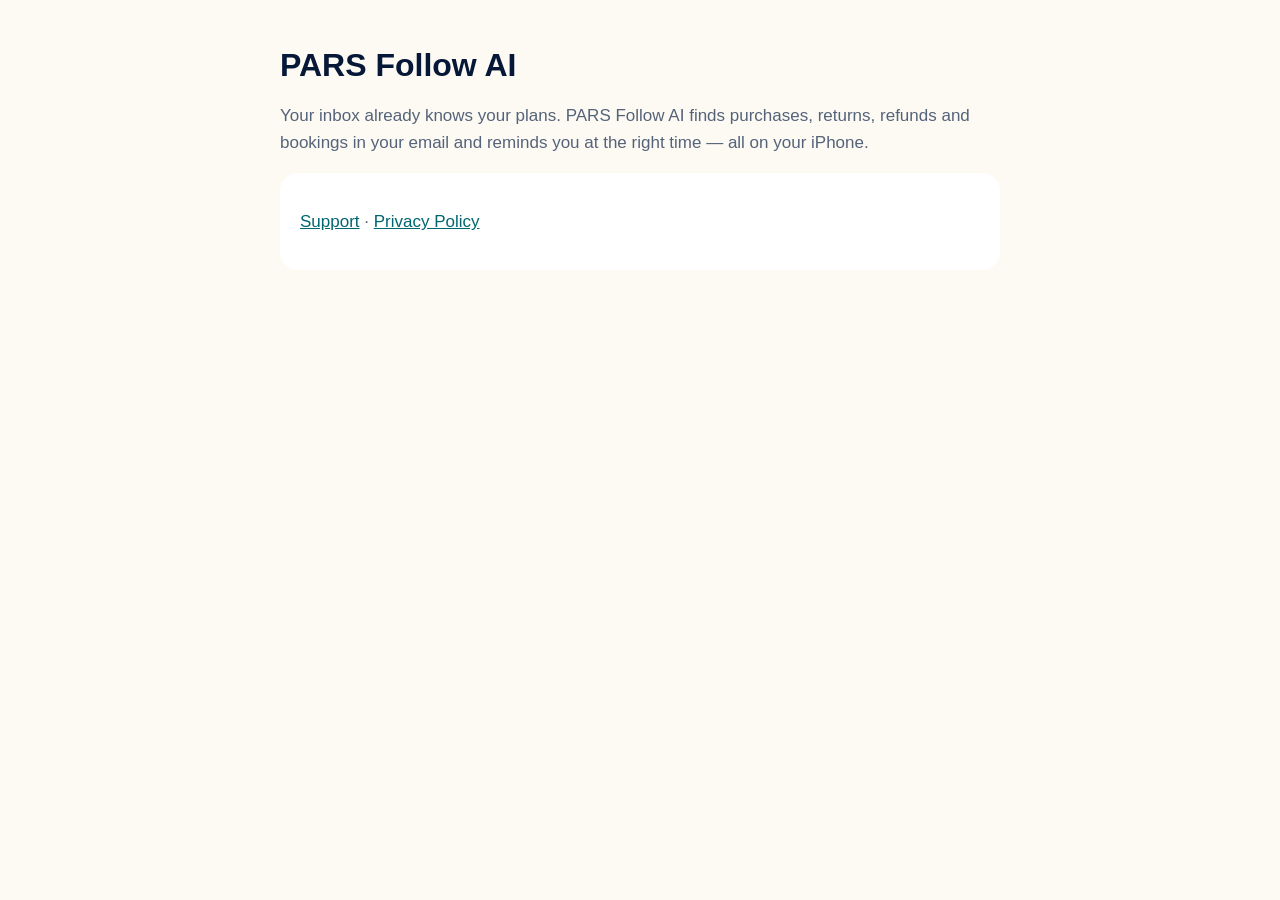
<file: index.html>
<!doctype html>
<html lang="en"><head><meta charset="utf-8"><meta name="viewport" content="width=device-width,initial-scale=1">
<title>PARS Follow AI</title><link rel="stylesheet" href="style.css"></head>
<body><main>
<h1>PARS Follow AI</h1>
<p>Your inbox already knows your plans. PARS Follow AI finds purchases, returns, refunds and bookings in your email and reminds you at the right time — all on your iPhone.</p>
<div class="card"><p><a href="support.html">Support</a> · <a href="privacy.html">Privacy Policy</a></p></div>
</main></body></html>
</file>
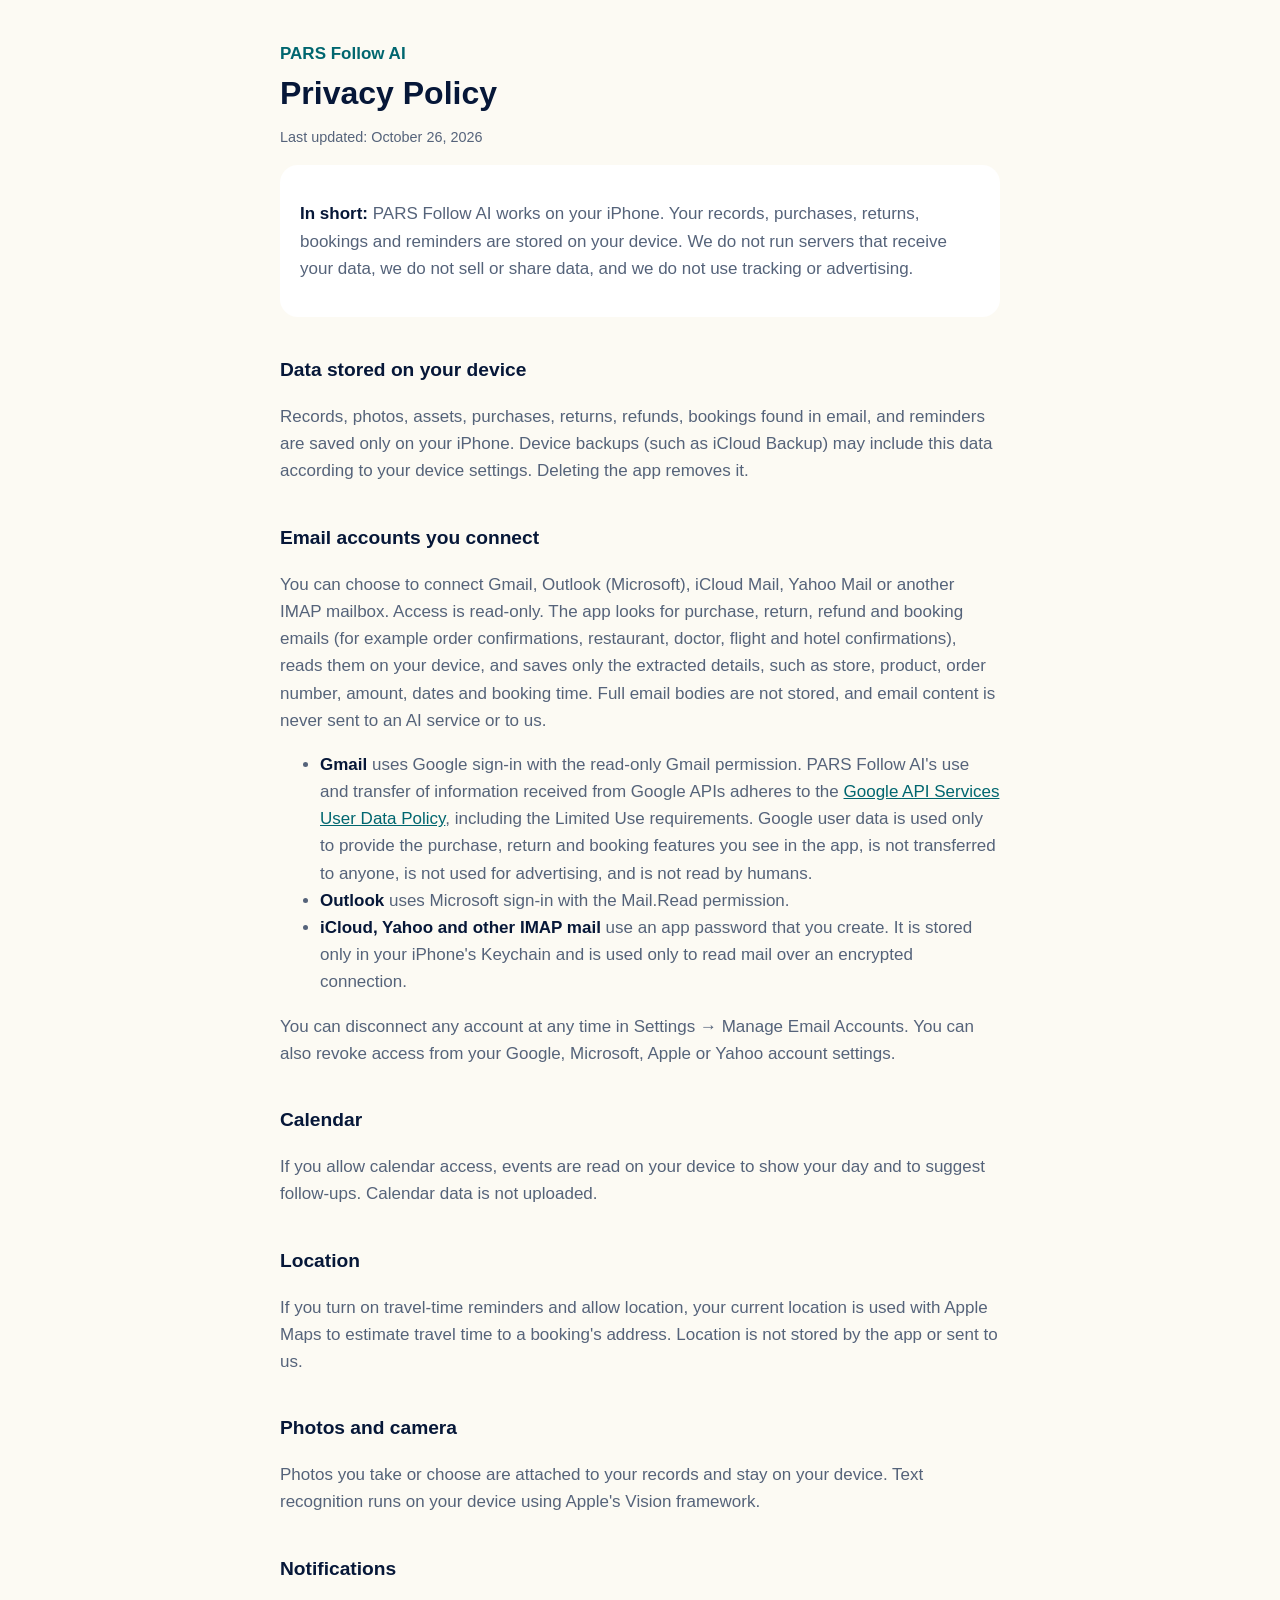
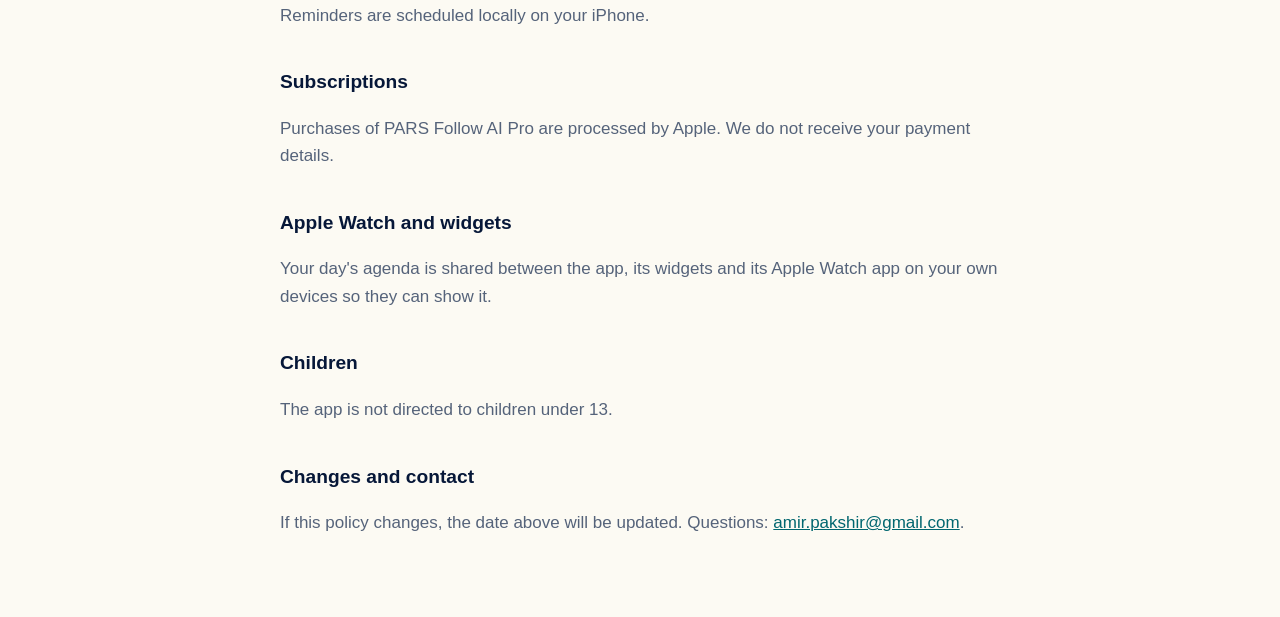
<file: privacy.html>
<!doctype html>
<html lang="en"><head><meta charset="utf-8"><meta name="viewport" content="width=device-width,initial-scale=1">
<title>PARS Follow AI · Privacy Policy</title><link rel="stylesheet" href="style.css"></head>
<body><main>
<header><a href="index.html">PARS Follow AI</a></header>
<h1>Privacy Policy</h1>
<p class="small">Last updated: October 26, 2026</p>

<div class="card"><p><strong>In short:</strong> PARS Follow AI works on your iPhone. Your records, purchases, returns, bookings and reminders are stored on your device. We do not run servers that receive your data, we do not sell or share data, and we do not use tracking or advertising.</p></div>

<h2>Data stored on your device</h2>
<p>Records, photos, assets, purchases, returns, refunds, bookings found in email, and reminders are saved only on your iPhone. Device backups (such as iCloud Backup) may include this data according to your device settings. Deleting the app removes it.</p>

<h2>Email accounts you connect</h2>
<p>You can choose to connect Gmail, Outlook (Microsoft), iCloud Mail, Yahoo Mail or another IMAP mailbox. Access is read-only. The app looks for purchase, return, refund and booking emails (for example order confirmations, restaurant, doctor, flight and hotel confirmations), reads them on your device, and saves only the extracted details, such as store, product, order number, amount, dates and booking time. Full email bodies are not stored, and email content is never sent to an AI service or to us.</p>
<ul>
<li><strong>Gmail</strong> uses Google sign-in with the read-only Gmail permission. PARS Follow AI's use and transfer of information received from Google APIs adheres to the <a href="https://developers.google.com/terms/api-services-user-data-policy">Google API Services User Data Policy</a>, including the Limited Use requirements. Google user data is used only to provide the purchase, return and booking features you see in the app, is not transferred to anyone, is not used for advertising, and is not read by humans.</li>
<li><strong>Outlook</strong> uses Microsoft sign-in with the Mail.Read permission.</li>
<li><strong>iCloud, Yahoo and other IMAP mail</strong> use an app password that you create. It is stored only in your iPhone's Keychain and is used only to read mail over an encrypted connection.</li>
</ul>
<p>You can disconnect any account at any time in Settings → Manage Email Accounts. You can also revoke access from your Google, Microsoft, Apple or Yahoo account settings.</p>

<h2>Calendar</h2>
<p>If you allow calendar access, events are read on your device to show your day and to suggest follow-ups. Calendar data is not uploaded.</p>

<h2>Location</h2>
<p>If you turn on travel-time reminders and allow location, your current location is used with Apple Maps to estimate travel time to a booking's address. Location is not stored by the app or sent to us.</p>

<h2>Photos and camera</h2>
<p>Photos you take or choose are attached to your records and stay on your device. Text recognition runs on your device using Apple's Vision framework.</p>

<h2>Notifications</h2>
<p>Reminders are scheduled locally on your iPhone.</p>

<h2>Subscriptions</h2>
<p>Purchases of PARS Follow AI Pro are processed by Apple. We do not receive your payment details.</p>

<h2>Apple Watch and widgets</h2>
<p>Your day's agenda is shared between the app, its widgets and its Apple Watch app on your own devices so they can show it.</p>

<h2>Children</h2>
<p>The app is not directed to children under 13.</p>

<h2>Changes and contact</h2>
<p>If this policy changes, the date above will be updated. Questions: <a href="mailto:amir.pakshir@gmail.com">amir.pakshir@gmail.com</a>.</p>
</main></body></html>
</file>
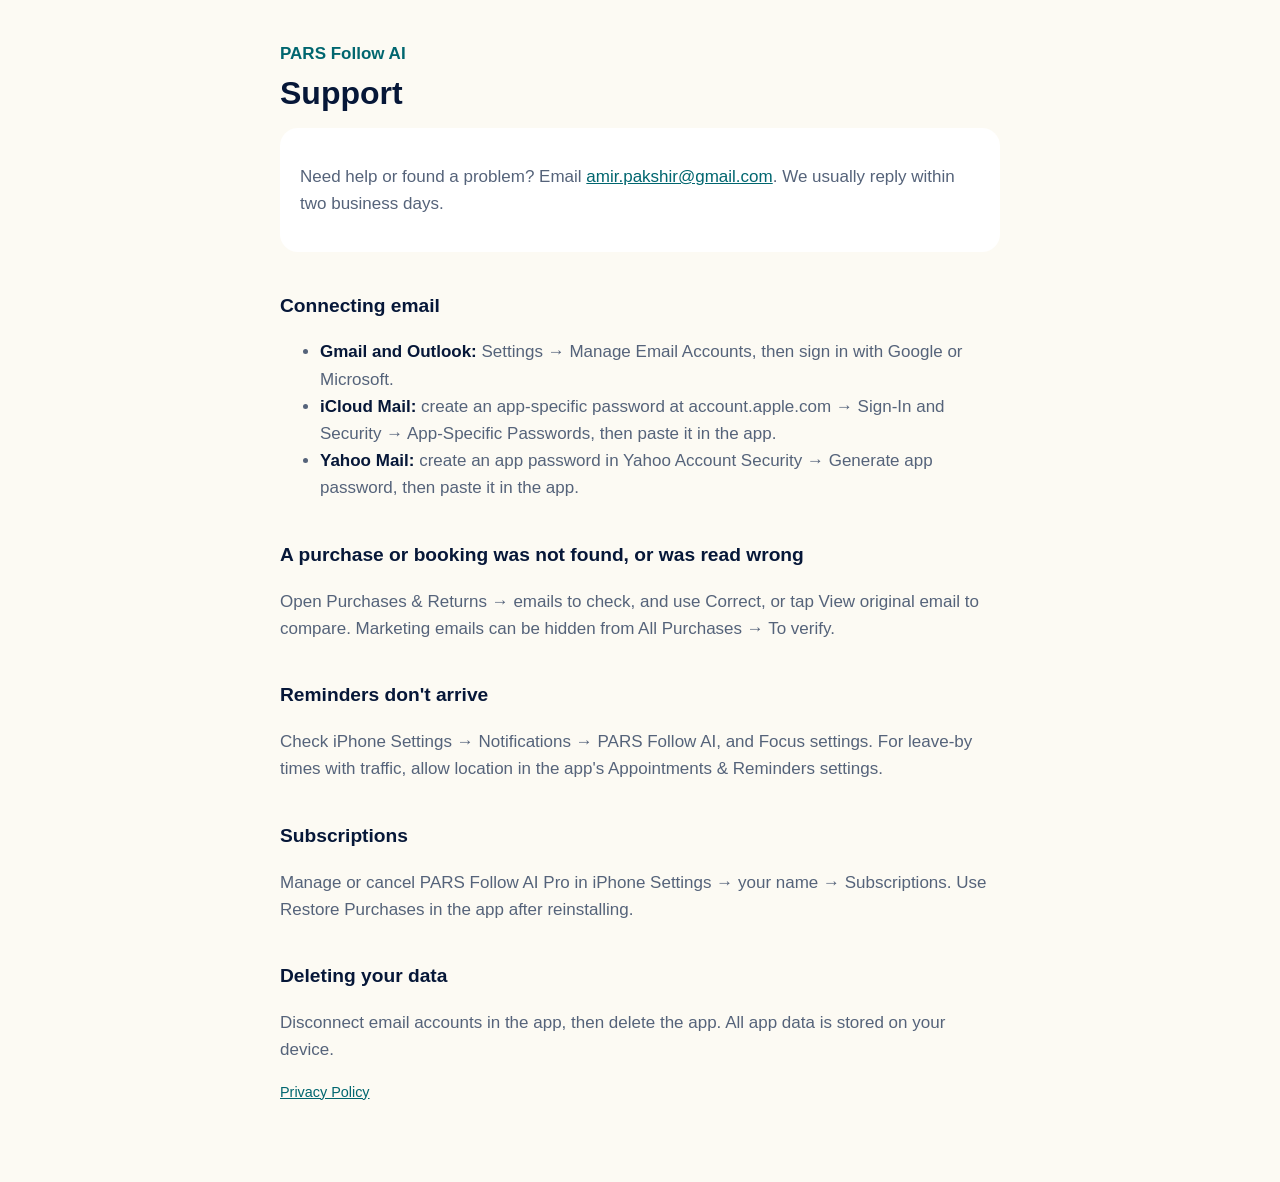
<file: support.html>
<!doctype html>
<html lang="en"><head><meta charset="utf-8"><meta name="viewport" content="width=device-width,initial-scale=1">
<title>PARS Follow AI · Support</title><link rel="stylesheet" href="style.css"></head>
<body><main>
<header><a href="index.html">PARS Follow AI</a></header>
<h1>Support</h1>
<div class="card"><p>Need help or found a problem? Email <a href="mailto:amir.pakshir@gmail.com">amir.pakshir@gmail.com</a>. We usually reply within two business days.</p></div>

<h2>Connecting email</h2>
<ul>
<li><strong>Gmail and Outlook:</strong> Settings → Manage Email Accounts, then sign in with Google or Microsoft.</li>
<li><strong>iCloud Mail:</strong> create an app-specific password at account.apple.com → Sign-In and Security → App-Specific Passwords, then paste it in the app.</li>
<li><strong>Yahoo Mail:</strong> create an app password in Yahoo Account Security → Generate app password, then paste it in the app.</li>
</ul>

<h2>A purchase or booking was not found, or was read wrong</h2>
<p>Open Purchases &amp; Returns → emails to check, and use Correct, or tap View original email to compare. Marketing emails can be hidden from All Purchases → To verify.</p>

<h2>Reminders don't arrive</h2>
<p>Check iPhone Settings → Notifications → PARS Follow AI, and Focus settings. For leave-by times with traffic, allow location in the app's Appointments &amp; Reminders settings.</p>

<h2>Subscriptions</h2>
<p>Manage or cancel PARS Follow AI Pro in iPhone Settings → your name → Subscriptions. Use Restore Purchases in the app after reinstalling.</p>

<h2>Deleting your data</h2>
<p>Disconnect email accounts in the app, then delete the app. All app data is stored on your device.</p>
<p class="small"><a href="privacy.html">Privacy Policy</a></p>
</main></body></html>
</file>
<file: style.css>
:root{--bg:#fcfaf3;--ink:#061738;--muted:#55637a;--accent:#00666f;--card:#fff}
@media (prefers-color-scheme:dark){:root{--bg:#060e1f;--ink:#eaf4ff;--muted:#a8b9d4;--accent:#4ce0db;--card:#111b30}}
*{box-sizing:border-box}body{margin:0;background:var(--bg);color:var(--ink);font:17px/1.6 -apple-system,BlinkMacSystemFont,"Segoe UI",Roboto,sans-serif}
main{max-width:760px;margin:0 auto;padding:40px 20px 64px}h1{font-size:2rem;line-height:1.2;margin:.2em 0}h2{font-size:1.2rem;margin-top:2em}
p,li{color:var(--muted)}strong{color:var(--ink)}a{color:var(--accent)}.card{background:var(--card);border-radius:18px;padding:18px 20px;margin:16px 0}
header a{text-decoration:none;font-weight:600}.small{font-size:.9rem}
</file>
